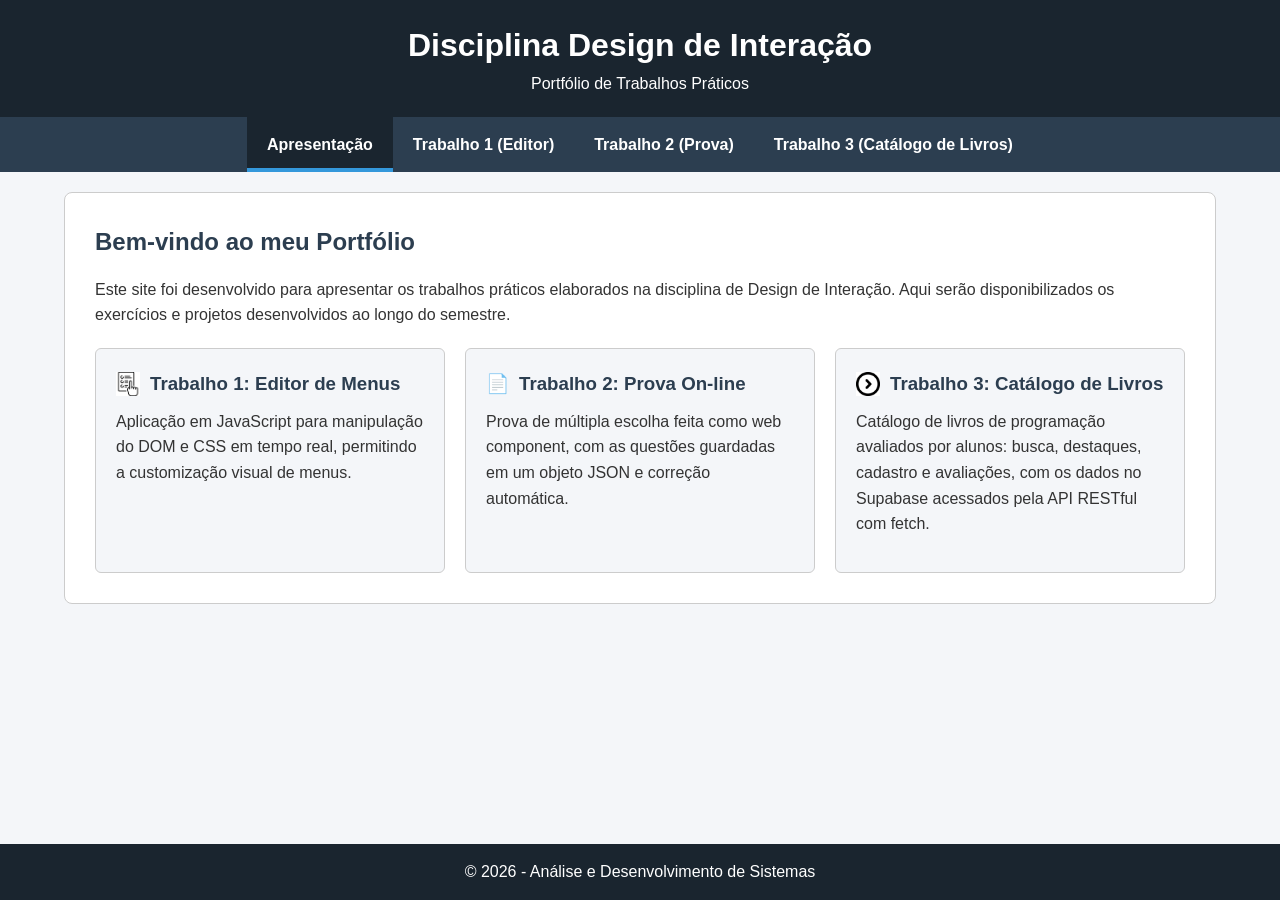
<file: index.html>
<!DOCTYPE html>
<html lang="pt-br">
<head>
  <meta charset="UTF-8">
  <meta name="viewport" content="width=device-width, initial-scale=1.0">
  <title>Interação Web - Portal de Trabalhos</title>
  <link rel="stylesheet" href="css/variables.css">
  <link rel="stylesheet" href="css/reset.css">
  <link rel="stylesheet" href="css/style.css">
  <script src="js/components.js" defer></script>
</head>
<body>

  <site-header></site-header>

  <site-nav></site-nav>

  <main>
    <section class="intro-container">
  <h1>Bem-vindo ao meu Portfólio</h1>
  <p>Este site foi desenvolvido para apresentar os trabalhos práticos elaborados na disciplina de Design de Interação. Aqui serão disponibilizados os exercícios e projetos desenvolvidos ao longo do semestre.</p>
  
   <div class="intro-cards">
    <work-card>
      <img slot="icone" src="img/menu.png" alt="">
      <span slot="titulo">Trabalho 1: Editor de Menus</span>
      <p>Aplicação em JavaScript para manipulação do DOM e CSS em tempo real, permitindo a customização visual de menus.</p>
    </work-card>

    <work-card>
      <span slot="titulo">Trabalho 2: Prova On-line</span>
      <p>Prova de múltipla escolha feita como web component, com as questões guardadas em um objeto JSON e correção automática.</p>
    </work-card>

    <work-card>
      <img slot="icone" src="img/next.png" alt="">
      <span slot="titulo">Trabalho 3: Catálogo de Livros</span>
      <p>Catálogo de livros de programação avaliados por alunos: busca, destaques, cadastro e avaliações, com os dados no Supabase acessados pela API RESTful com fetch.</p>
    </work-card>
  </div>
  
</section>
  </main>

  <site-footer></site-footer>

  <script src="js/index.js"></script>
</body>
</html>
</file>
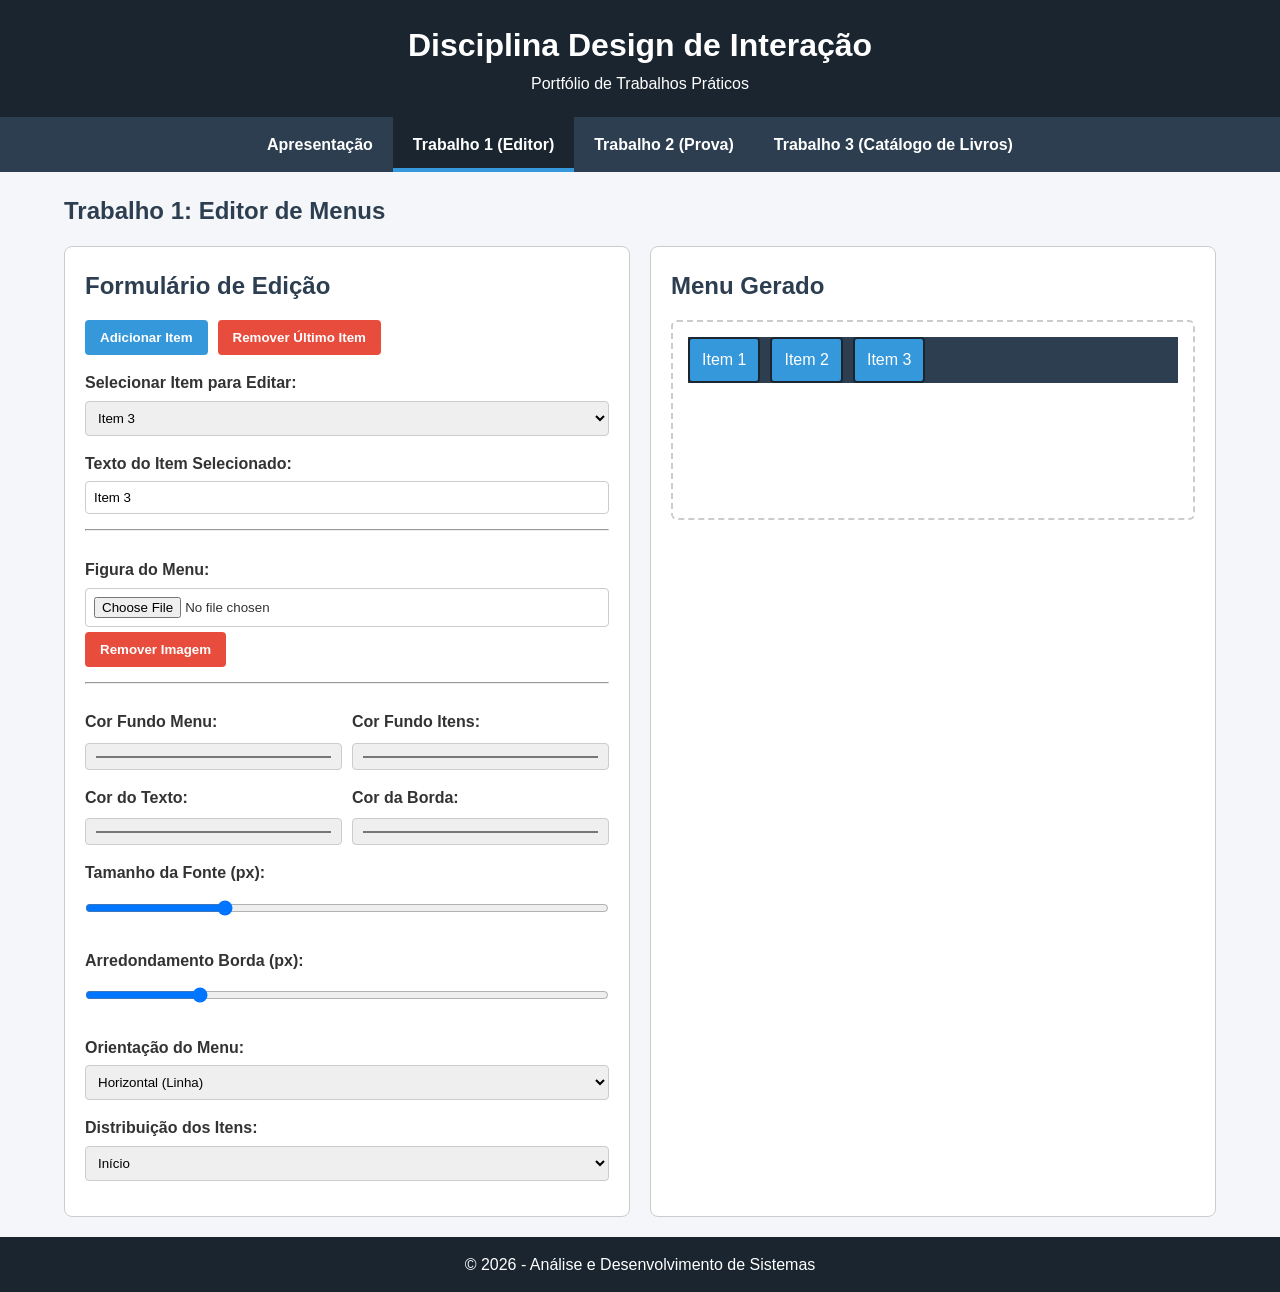
<file: editor.html>
<!DOCTYPE html>
<html lang="pt-br">
<head>
  <meta charset="UTF-8">
  <meta name="viewport" content="width=device-width, initial-scale=1.0">
  <title>Editor de Menus - Trabalho 1</title>
  <link rel="stylesheet" href="css/variables.css">
  <link rel="stylesheet" href="css/reset.css">
  <link rel="stylesheet" href="css/style.css">
  <link rel="stylesheet" href="css/editor.css">
  <script src="js/components.js" defer></script>
</head>
<body>

  <site-header></site-header>
  <site-nav></site-nav>

  <main>
    <h1 class="page-title">Trabalho 1: Editor de Menus</h1>
    <div class="editor-container">
      
      <!-- Form de Edicao -->
      <section class="editor-form">
        <h2>Formulário de Edição</h2>

        <div class="btn-group">
          <button type="button" id="btnAddItem">Adicionar Item</button>
          <button type="button" id="btnRemoveItem" class="btn-danger">Remover Último Item</button>
        </div>

        <div class="form-group">
          <label for="selectItem">Selecionar Item para Editar:</label>
          <select id="selectItem"></select>
        </div>

        <div class="form-group">
          <label for="itemText">Texto do Item Selecionado:</label>
          <input type="text" id="itemText" value="Item 1">
        </div>

        <hr><br>

        <div class="form-group">
          <label for="imageUpload">Figura do Menu:</label>
          <input type="file" id="imageUpload" accept="image/*">
          <button type="button" id="btnRemoveImage" class="btn-danger">Remover Imagem</button>
        </div>

        <hr><br>

        <div class="form-row">
          <div class="form-group">
            <label for="bgMenuColor">Cor Fundo Menu:</label>
            <input type="color" id="bgMenuColor" value="#2c3e50">
          </div>
          <div class="form-group">
            <label for="bgItemColor">Cor Fundo Itens:</label>
            <input type="color" id="bgItemColor" value="#3498db">
          </div>
        </div>

        <div class="form-row">
          <div class="form-group">
            <label for="textColor">Cor do Texto:</label>
            <input type="color" id="textColor" value="#ffffff">
          </div>
          <div class="form-group">
            <label for="borderColor">Cor da Borda:</label>
            <input type="color" id="borderColor" value="#1a252f">
          </div>
        </div>

        <div class="form-group">
          <label for="fontSize">Tamanho da Fonte (px):</label>
          <input type="range" id="fontSize" min="12" max="28" value="16">
        </div>

        <div class="form-group">
          <label for="borderRadius">Arredondamento Borda (px):</label>
          <input type="range" id="borderRadius" min="0" max="20" value="4">
        </div>

        <div class="form-group">
          <label for="flexDirection">Orientação do Menu:</label>
          <select id="flexDirection">
            <option value="row">Horizontal (Linha)</option>
            <option value="column">Vertical (Coluna)</option>
          </select>
        </div>

        <div class="form-group">
          <label for="justifyContent">Distribuição dos Itens:</label>
          <select id="justifyContent">
          <option value="flex-start">Início</option>
          <option value="center">Centralizado</option>
          <option value="flex-end">Fim (Direita)</option>
          <option value="space-around">Espaçado </option>
          </select>
        </div>

      </section>

      <!-- Preview do Menu Gerado -->
      <section class="editor-preview">
        <h2>Menu Gerado</h2>
        <div id="menuPreviewContainer">
          <div id="generatedMenu">
            <ul id="generatedMenuList"></ul>
          </div>
        </div>
      </section>

    </div>
  </main>

  <site-footer></site-footer>

  <script src="js/editor.js"></script>
</body>
</html>
</file>
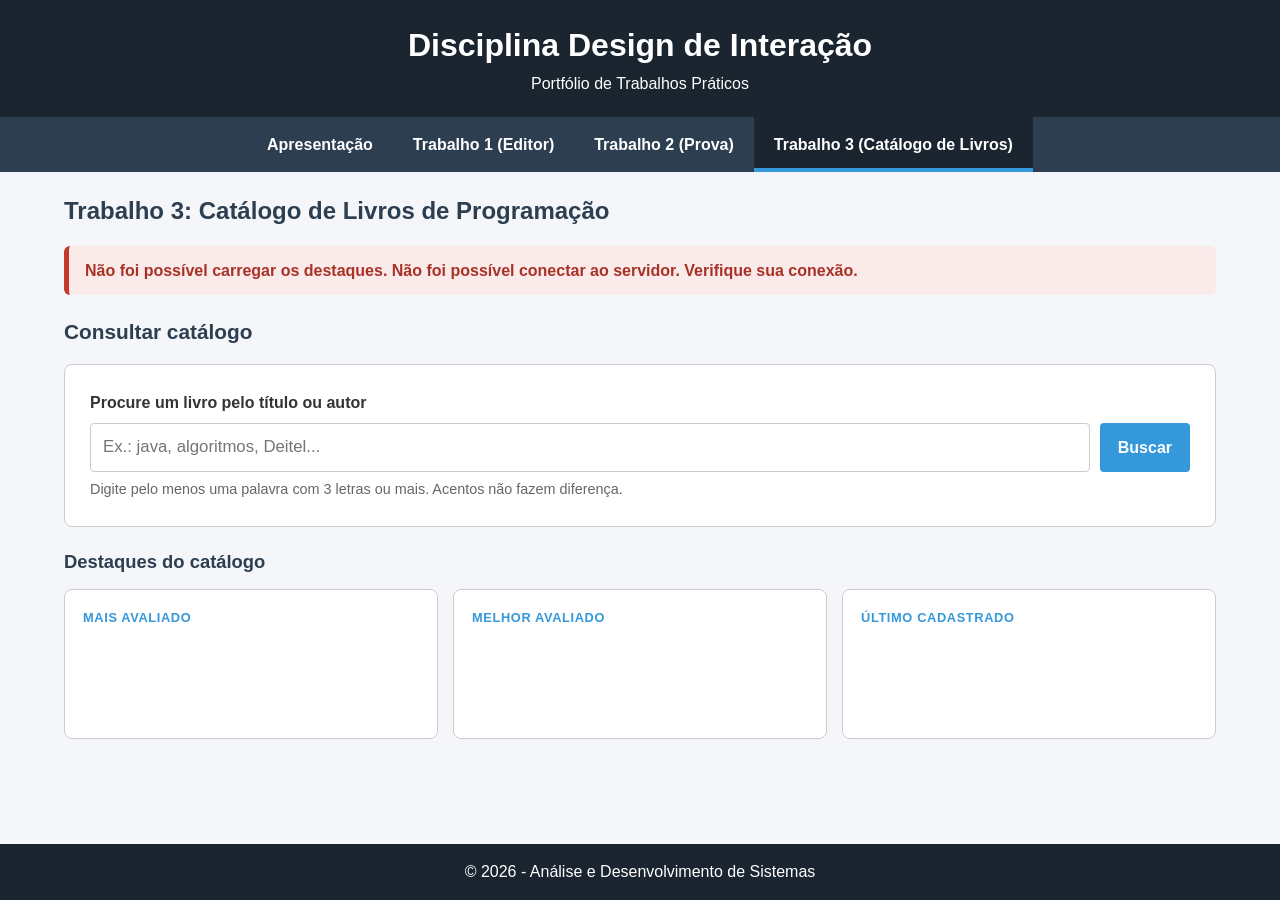
<file: livros.html>
<!DOCTYPE html>
<html lang="pt-br">
<head>
  <meta charset="UTF-8">
  <meta name="viewport" content="width=device-width, initial-scale=1.0">
  <title>Catálogo de Livros - Trabalho 3</title>
  <link rel="stylesheet" href="css/variables.css">
  <link rel="stylesheet" href="css/reset.css">
  <link rel="stylesheet" href="css/style.css">
  <link rel="stylesheet" href="css/livros.css">
  <script src="js/components.js" defer></script>
  <script type="module" src="js/livros/livros.js"></script>
</head>
<body>

  <site-header></site-header>
  <site-nav></site-nav>

  <main>
    <h1 class="page-title">Trabalho 3: Catálogo de Livros de Programação</h1>

    <div id="aviso" class="aviso" role="status" hidden></div>
    <p id="carregandoTela" class="carregando" hidden>Carregando...</p>

    <!-- ===== Tela 1: consulta do catálogo (busca + destaques) ===== -->
    <section id="telaInicio" class="tela" aria-labelledby="tituloInicio">
      <h2 id="tituloInicio" class="titulo-tela" tabindex="-1">Consultar catálogo</h2>

      <form id="formBusca" class="painel busca" role="search">
        <label for="campoBusca">Procure um livro pelo título ou autor</label>
        <div class="busca-linha">
          <input type="search" id="campoBusca" name="busca" placeholder="Ex.: java, algoritmos, Deitel..." autocomplete="off" aria-describedby="dicaBusca">
          <button type="submit" class="btn">Buscar</button>
        </div>
        <p id="dicaBusca" class="dica">Digite pelo menos uma palavra com 3 letras ou mais. Acentos não fazem diferença.</p>
      </form>

      <div id="resultados" class="resultados" aria-live="polite" hidden>
        <p id="resumoBusca" class="resumo-busca"></p>
        <div id="listaResultados" class="lista-livros"></div>

        <!-- Só um destes dois aparece: depende de a busca ter achado livros ou não -->
        <p id="chamadaNenhumDesses" class="chamada-cadastro" hidden>
          Não é nenhum desses?
          <a href="#cadastrar" class="btn btn-secundario">Cadastrar novo livro</a>
        </p>
        <p id="chamadaSemResultados" class="chamada-cadastro chamada-destaque" hidden>
          <span id="textoSemResultados"></span>
          <a href="#cadastrar" class="btn">Cadastrar este livro</a>
        </p>
      </div>

      <section class="destaques" aria-labelledby="tituloDestaques">
        <h2 id="tituloDestaques">Destaques do catálogo</h2>
        <div class="destaques-grade">
          <article id="destaqueMaisAvaliado" class="destaque">
            <h3 class="destaque-rotulo">Mais avaliado</h3>
            <div class="destaque-corpo"></div>
          </article>
          <article id="destaqueMelhorAvaliado" class="destaque">
            <h3 class="destaque-rotulo">Melhor avaliado</h3>
            <div class="destaque-corpo"></div>
          </article>
          <article id="destaqueUltimoCadastrado" class="destaque">
            <h3 class="destaque-rotulo">Último cadastrado</h3>
            <div class="destaque-corpo"></div>
          </article>
        </div>
      </section>
    </section>

    <!-- ===== Tela 2: um livro e suas avaliações ===== -->
    <section id="telaLivro" class="tela" aria-labelledby="tituloLivro" hidden>
      <p class="link-voltar"><a href="#">← Voltar ao catálogo</a></p>

      <div class="painel livro-detalhe">
        <h2 id="tituloLivro" class="titulo-tela" tabindex="-1">Livro</h2>
        <p id="autorLivro" class="livro-autor"></p>
        <p id="tagsLivro" class="livro-tags"></p>
        <p id="notaLivro" class="livro-nota"></p>
        <p id="recomendaLivro" class="livro-recomenda"></p>
        <div class="acoes">
          <a id="linkAvaliarLivro" class="btn" href="#">Avaliar este livro</a>
          <a id="linkEditarLivro" class="btn btn-secundario" href="#">Editar dados do livro</a>
          <button type="button" id="btnExcluirLivro" class="btn btn-perigo">Excluir livro</button>
        </div>
      </div>

      <h3 class="subtitulo">Avaliações dos alunos</h3>
      <div id="listaAvaliacoes" class="lista-avaliacoes"></div>
    </section>

    <!-- ===== Tela 3: formulário (cadastrar livro, avaliar, editar) ===== -->
    <section id="telaFormulario" class="tela" aria-labelledby="tituloFormulario" hidden>
      <p class="link-voltar"><a id="linkVoltarFormulario" href="#">← Voltar</a></p>

      <form id="formLivro" class="painel form-livro" novalidate>
        <h2 id="tituloFormulario" class="titulo-tela" tabindex="-1">Formulário</h2>
        <p id="avaliandoLivro" class="avaliando" hidden></p>

        <fieldset id="grupoLivro" class="grupo">
          <legend>Dados do livro</legend>

          <div class="campo">
            <label for="titulo">Título do livro <span class="obrigatorio" aria-hidden="true">*</span></label>
            <input type="text" id="titulo" name="titulo" maxlength="150" required>
          </div>

          <div class="campo">
            <label for="autor">Autor(es)</label>
            <input type="text" id="autor" name="autor" maxlength="120">
          </div>

          <div class="linha">
            <div class="campo">
              <label for="linguagem">Linguagem / assunto</label>
              <select id="linguagem" name="linguagem">
                <option value="">Não informado</option>
                <option>Lógica de Programação</option>
                <option>Python</option>
                <option>Java</option>
                <option>JavaScript</option>
                <option>C</option>
                <option>C++</option>
                <option>C#</option>
                <option>PHP</option>
                <option>Banco de Dados (SQL)</option>
                <option>Boas Práticas</option>
                <option>Outra</option>
              </select>
            </div>

            <div class="campo">
              <label for="nivel">Nível do livro</label>
              <select id="nivel" name="nivel">
                <option value="">Não informado</option>
                <option>Iniciante</option>
                <option>Intermediário</option>
                <option>Avançado</option>
              </select>
            </div>
          </div>

          <p class="dica"><span class="obrigatorio" aria-hidden="true">*</span> Só o título é obrigatório.</p>
        </fieldset>

        <fieldset id="grupoAvaliacao" class="grupo">
          <legend>Sua avaliação</legend>
          <p class="dica">Os campos são opcionais, mas preencha pelo menos uma nota, a recomendação ou um comentário. Notas de 1 (ruim) a 5 (excelente).</p>

          <fieldset class="nota">
            <legend>Didática <span class="dica">— explica os conceitos de forma clara?</span></legend>
            <div class="escala">
              <input type="radio" id="didatica1" name="nota_didatica" value="1">
              <label for="didatica1">1</label>
              <input type="radio" id="didatica2" name="nota_didatica" value="2">
              <label for="didatica2">2</label>
              <input type="radio" id="didatica3" name="nota_didatica" value="3">
              <label for="didatica3">3</label>
              <input type="radio" id="didatica4" name="nota_didatica" value="4">
              <label for="didatica4">4</label>
              <input type="radio" id="didatica5" name="nota_didatica" value="5">
              <label for="didatica5">5</label>
              <button type="button" class="btn-limpar" data-limpar="nota_didatica" aria-label="Limpar nota de didática">Limpar</button>
            </div>
          </fieldset>

          <fieldset class="nota">
            <legend>Exemplos práticos <span class="dica">— os códigos de exemplo ajudam?</span></legend>
            <div class="escala">
              <input type="radio" id="exemplos1" name="nota_exemplos" value="1">
              <label for="exemplos1">1</label>
              <input type="radio" id="exemplos2" name="nota_exemplos" value="2">
              <label for="exemplos2">2</label>
              <input type="radio" id="exemplos3" name="nota_exemplos" value="3">
              <label for="exemplos3">3</label>
              <input type="radio" id="exemplos4" name="nota_exemplos" value="4">
              <label for="exemplos4">4</label>
              <input type="radio" id="exemplos5" name="nota_exemplos" value="5">
              <label for="exemplos5">5</label>
              <button type="button" class="btn-limpar" data-limpar="nota_exemplos" aria-label="Limpar nota de exemplos práticos">Limpar</button>
            </div>
          </fieldset>

          <fieldset class="nota">
            <legend>Exercícios <span class="dica">— tem bons exercícios para praticar?</span></legend>
            <div class="escala">
              <input type="radio" id="exercicios1" name="nota_exercicios" value="1">
              <label for="exercicios1">1</label>
              <input type="radio" id="exercicios2" name="nota_exercicios" value="2">
              <label for="exercicios2">2</label>
              <input type="radio" id="exercicios3" name="nota_exercicios" value="3">
              <label for="exercicios3">3</label>
              <input type="radio" id="exercicios4" name="nota_exercicios" value="4">
              <label for="exercicios4">4</label>
              <input type="radio" id="exercicios5" name="nota_exercicios" value="5">
              <label for="exercicios5">5</label>
              <button type="button" class="btn-limpar" data-limpar="nota_exercicios" aria-label="Limpar nota de exercícios">Limpar</button>
            </div>
          </fieldset>

          <fieldset class="nota">
            <legend>Você recomendaria este livro para outros alunos?</legend>
            <div class="escala escala-sim-nao">
              <input type="radio" id="recomendaSim" name="recomenda" value="sim">
              <label for="recomendaSim">Sim</label>
              <input type="radio" id="recomendaNao" name="recomenda" value="nao">
              <label for="recomendaNao">Não</label>
              <button type="button" class="btn-limpar" data-limpar="recomenda" aria-label="Limpar recomendação">Limpar</button>
            </div>
          </fieldset>

          <div class="campo">
            <label for="comentario">Comentário</label>
            <textarea id="comentario" name="comentario" rows="4" maxlength="500" aria-describedby="contadorComentario"></textarea>
            <p id="contadorComentario" class="contador-caracteres">0 de 500 caracteres</p>
          </div>

          <div class="campo">
            <label for="avaliador">Seu nome</label>
            <input type="text" id="avaliador" name="avaliador" maxlength="80" autocomplete="name">
          </div>
        </fieldset>

        <div class="form-acoes">
          <a id="linkCancelarFormulario" href="#" class="btn btn-secundario">Cancelar</a>
          <button type="submit" id="btnSalvar" class="btn">Salvar</button>
        </div>
      </form>
    </section>

    <!-- ===== Modelos usados pelo JavaScript para montar os cards ===== -->
    <template id="modeloResultado">
      <article class="livro">
        <h3 class="livro-titulo"></h3>
        <p class="livro-autor"></p>
        <p class="livro-tags"></p>
        <p class="livro-nota"></p>
        <p class="livro-recomenda"></p>
        <div class="acoes">
          <a class="btn btn-secundario link-ver" href="#">Ver avaliações</a>
          <a class="btn link-avaliar" href="#">Avaliar este livro</a>
        </div>
      </article>
    </template>

    <template id="modeloAvaliacao">
      <article class="avaliacao">
        <p class="avaliacao-cabecalho"><strong class="avaliador"></strong> <span class="data"></span></p>
        <dl class="livro-notas">
          <div>
            <dt>Didática</dt>
            <dd class="nota-didatica"></dd>
          </div>
          <div>
            <dt>Exemplos práticos</dt>
            <dd class="nota-exemplos"></dd>
          </div>
          <div>
            <dt>Exercícios</dt>
            <dd class="nota-exercicios"></dd>
          </div>
        </dl>
        <p class="livro-recomenda"></p>
        <blockquote class="livro-comentario"></blockquote>
        <div class="acoes">
          <a class="btn btn-secundario link-editar" href="#">Editar</a>
          <button type="button" class="btn btn-perigo btn-excluir">Excluir</button>
        </div>
      </article>
    </template>

    <!-- ===== Caixa de confirmação de exclusão ===== -->
    <dialog id="dialogConfirmar" class="dialogo" aria-labelledby="tituloDialogo">
      <div class="dialogo-conteudo">
        <h2 id="tituloDialogo">Confirmar exclusão</h2>
        <p id="textoConfirmacao"></p>
        <div class="dialogo-acoes">
          <button type="button" class="btn btn-secundario" id="btnCancelarDialogo">Cancelar</button>
          <button type="button" class="btn btn-perigo" id="btnConfirmarDialogo">Excluir</button>
        </div>
      </div>
    </dialog>
  </main>

  <site-footer></site-footer>

</body>
</html>
</file>
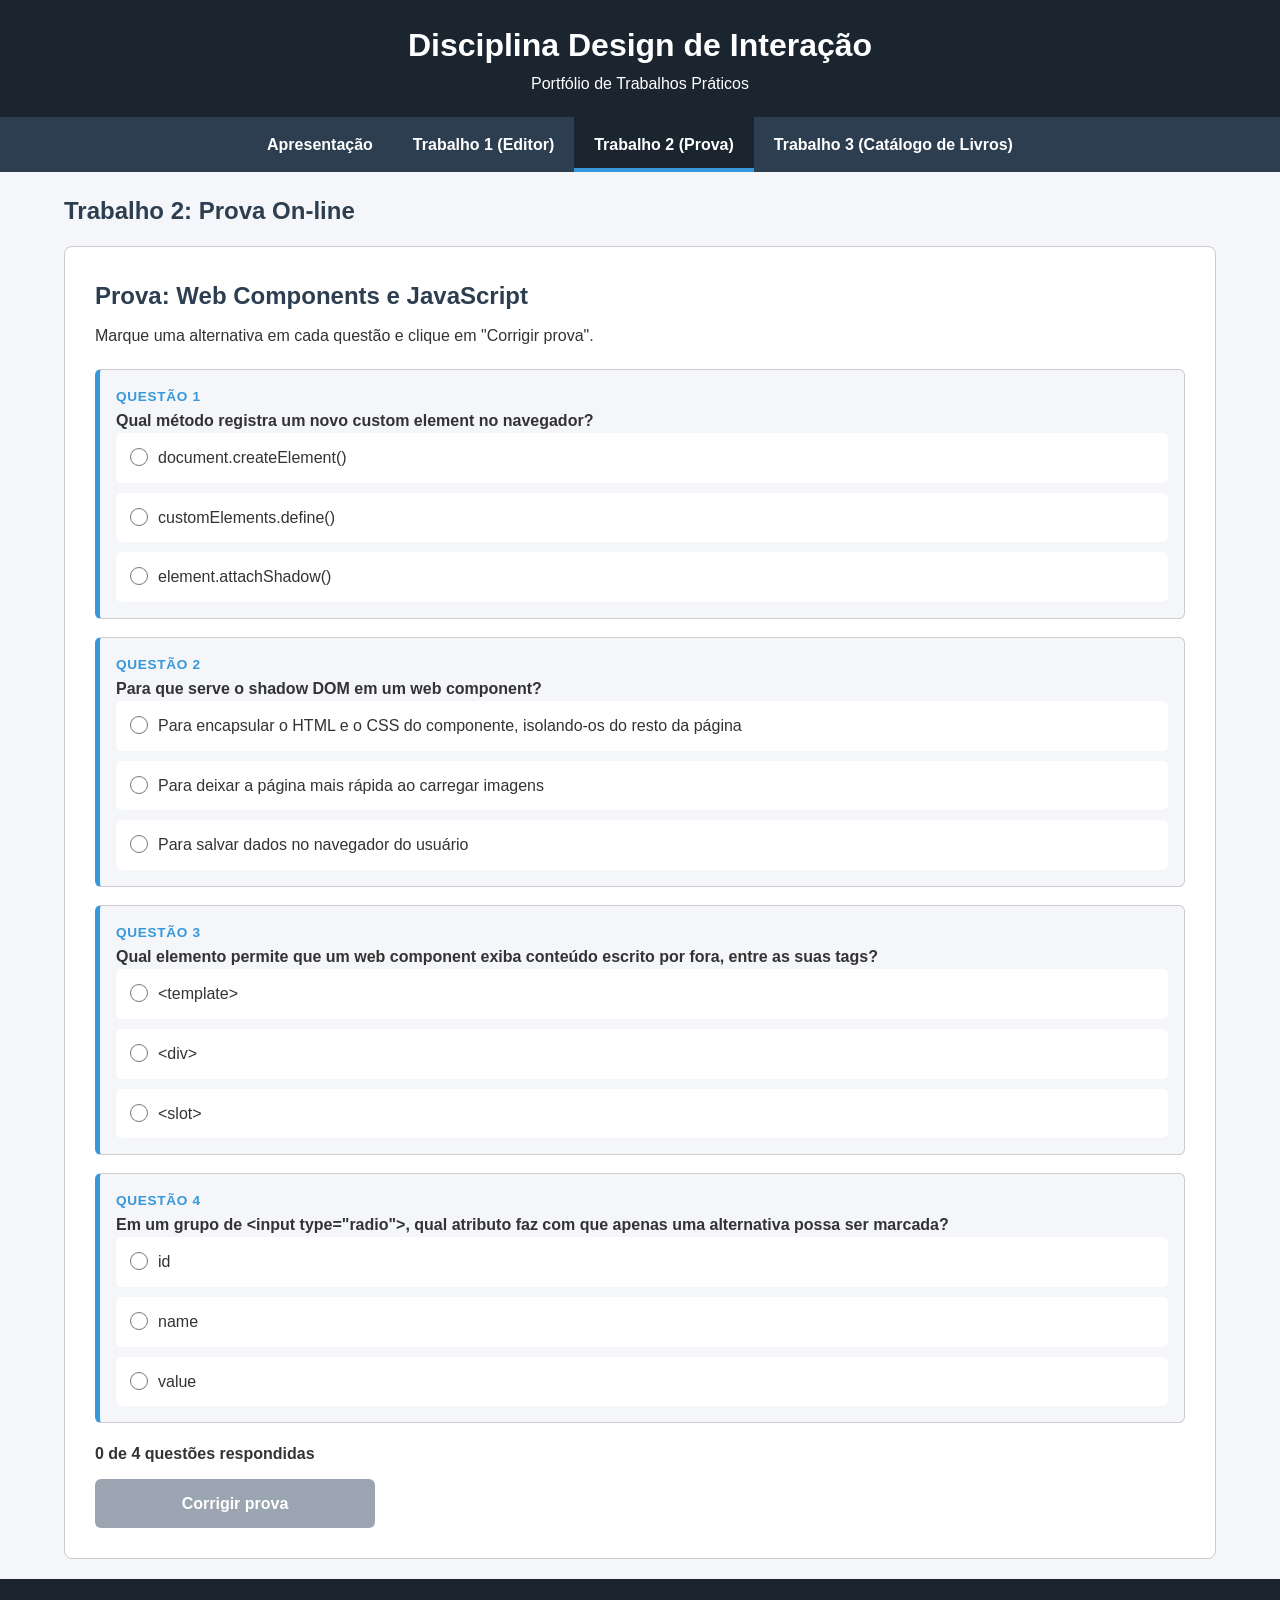
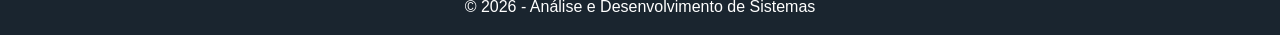
<file: prova.html>
<!DOCTYPE html>
<html lang="pt-br">
<head>
  <meta charset="UTF-8">
  <meta name="viewport" content="width=device-width, initial-scale=1.0">
  <title>Prova On-line - Trabalho 2</title>
  <link rel="stylesheet" href="css/variables.css">
  <link rel="stylesheet" href="css/reset.css">
  <link rel="stylesheet" href="css/style.css">
  <script src="js/components.js" defer></script>
  <script src="js/dados-prova.js" defer></script>
  <script src="js/prova.js" defer></script>
</head>
<body>

  <site-header></site-header>
  <site-nav></site-nav>

  <main>
    <h1 class="page-title">Trabalho 2: Prova On-line</h1>
    <my-test></my-test>
  </main>

  <site-footer></site-footer>

</body>
</html>
</file>
<file: css/variables.css>
:root {
  --primary-color: #2c3e50;
  --secondary-color: #3498db;
  --bg-color: #f4f6f9;
  --card-bg: #ffffff;
  --text-color: #333333;
  --border-color: #cccccc;
  --font-main: Arial, sans-serif;
  --header-bg: #1a252f;
  --footer-bg: #1a252f;
}
</file>
<file: css/style.css>
site-header,
site-nav,
site-footer {
  display: block;
}

body {
  display: flex;
  flex-direction: column;
  min-height: 100vh;
}

header {
  background-color: var(--header-bg);
  color: #ffffff;
  padding: 20px;
  text-align: center;
}

nav {
  background-color: var(--primary-color);
}

nav ul {
  display: flex;
  justify-content: center;
  flex-wrap: wrap;
}

nav li a {
  display: block;
  padding: 15px 20px;
  color: #ffffff;
  font-weight: bold;
}

nav li a:hover {
  background-color: var(--secondary-color);
}

nav li a[aria-current="page"] {
  background-color: var(--header-bg);
  box-shadow: inset 0 -4px 0 var(--secondary-color);
}

nav li a.disabled {
  opacity: 0.5;
  cursor: not-allowed;
}

main {
  flex: 1;
  max-width: 1200px;
  width: 90%;
  margin: 20px auto;
}

footer {
  background-color: var(--footer-bg);
  color: #ffffff;
  text-align: center;
  padding: 15px;
  margin-top: auto;
}

.intro-container {
  background-color: var(--card-bg);
  padding: 30px;
  border-radius: 8px;
  border: 1px solid var(--border-color);
}

.intro-container h1 {
  margin-bottom: 15px;
  color: var(--primary-color);
}

.intro-container p {
  margin-bottom: 15px;
}

.intro-cards {
  display: flex;
  gap: 20px;
  margin-top: 20px;
  flex-wrap: wrap;
}

.site-title {
  font-size: 2em;
  font-weight: bold;
}

.intro-container h1,
.page-title {
  font-size: 1.5em;
}

.page-title {
  color: var(--primary-color);
  margin-bottom: 15px;
}
</file>
<file: css/editor.css>
.editor-container {
  display: flex;
  gap: 20px;
  flex-wrap: wrap;
}

.editor-form, .editor-preview {
  flex: 1;
  min-width: min(320px, 100%);
  background-color: var(--card-bg);
  padding: 20px;
  border-radius: 8px;
  border: 1px solid var(--border-color);
}

.editor-form h2, .editor-preview h2 {
  margin-bottom: 15px;
  color: var(--primary-color);
}

.form-group {
  margin-bottom: 15px;
}

.form-group label {
  display: block;
  margin-bottom: 5px;
  font-weight: bold;
}

.form-group input, .form-group select {
  width: 100%;
  padding: 8px;
  border: 1px solid var(--border-color);
  border-radius: 4px;
}

.form-row {
  display: flex;
  gap: 10px;
}

.form-row .form-group {
  flex: 1;
}

.btn-group {
  display: flex;
  gap: 10px;
  margin-bottom: 15px;
}

button {
  padding: 10px 15px;
  background-color: var(--secondary-color);
  color: #ffffff;
  border: none;
  border-radius: 4px;
  cursor: pointer;
  font-weight: bold;
}

button:hover {
  background-color: var(--primary-color);
}

button.btn-danger {
  background-color: #e74c3c;
}

button.btn-danger:hover {
  background-color: #c0392b;
}

/* Painel de Visualizacao do Menu Gerado */
#menuPreviewContainer {
  padding: 15px;
  border: 2px dashed var(--border-color);
  border-radius: 6px;
  min-height: 200px;
  overflow: hidden;
}

#generatedMenu {
  display: flex;
  align-items: center;
  gap: 10px;
  box-sizing: border-box;
  word-break: break-word;
  width: 100%; 
}

#generatedMenu img {
  max-width: 80px;
  max-height: 80px;
  object-fit: contain;
}

#generatedMenuList {
  display: flex;
  gap: 10px;
  width: 100%; 
  padding: 0;
  margin: 0;
}

.menu-item {
  padding: 8px 12px;
  box-sizing: border-box;
  overflow: hidden;
  text-overflow: ellipsis;
  white-space: nowrap;
}

#btnRemoveImage {
  margin-top: 5px;
}
</file>
<file: css/livros.css>
/* ===== Trabalho 3: Catálogo de Livros ===== */

/* Garante que o atributo hidden esconda mesmo elementos com display: flex */
[hidden] {
  display: none !important;
}

.titulo-tela {
  font-size: 1.3em;
  color: var(--primary-color);
  margin-bottom: 15px;
}

/* O título recebe foco ao trocar de tela, mas não precisa de contorno */
.titulo-tela:focus {
  outline: none;
}

.painel {
  background-color: var(--card-bg);
  border: 1px solid var(--border-color);
  border-radius: 8px;
  padding: clamp(16px, 4vw, 25px);
  margin-bottom: 20px;
}

.dica {
  color: #666666;
  font-size: 0.9em;
  font-weight: normal;
}

.carregando,
.lista-vazia {
  padding: 20px;
  text-align: center;
  color: #666666;
}

.lista-vazia {
  background-color: var(--card-bg);
  border: 1px dashed var(--border-color);
  border-radius: 8px;
}

/* ----- Botões (links e buttons com a mesma aparência) ----- */
.btn {
  display: inline-block;
  padding: 10px 18px;
  border: none;
  border-radius: 4px;
  background-color: var(--secondary-color);
  color: #ffffff;
  font: inherit;
  font-weight: bold;
  text-align: center;
  cursor: pointer;
}

.btn:hover:not(:disabled) {
  background-color: var(--primary-color);
}

.btn:focus-visible,
.btn-limpar:focus-visible,
.link-voltar a:focus-visible {
  outline: 3px solid var(--primary-color);
  outline-offset: 2px;
}

.btn:disabled {
  background-color: #9aa5b1;
  cursor: not-allowed;
}

.btn-secundario {
  background-color: var(--card-bg);
  color: var(--primary-color);
  border: 1px solid var(--border-color);
}

.btn-secundario:hover:not(:disabled) {
  background-color: var(--bg-color);
}

.btn-perigo {
  background-color: #c0392b;
}

.btn-perigo:hover:not(:disabled) {
  background-color: #962d22;
}

.acoes {
  display: flex;
  flex-wrap: wrap;
  gap: 10px;
}

/* ----- Avisos de sucesso e erro ----- */
.aviso {
  padding: 12px 16px;
  border-radius: 6px;
  border-left: 5px solid;
  margin-bottom: 20px;
  font-weight: bold;
}

.aviso-sucesso {
  background-color: #e8f6ee;
  border-color: #2e8b57;
  color: #1e6b40;
}

.aviso-erro {
  background-color: #fbeaea;
  border-color: #c0392b;
  color: #a93226;
}

/* ----- Busca ----- */
.busca label {
  display: block;
  font-weight: bold;
  margin-bottom: 8px;
}

.busca-linha {
  display: flex;
  gap: 10px;
  margin-bottom: 6px;
}

.busca-linha input {
  flex: 1;
  min-width: 0;
  padding: 10px 12px;
  border: 1px solid var(--border-color);
  border-radius: 4px;
  font: inherit;
  font-size: 1.05em;
}

.busca-linha input:focus-visible {
  outline: 2px solid var(--secondary-color);
  outline-offset: 1px;
}

.resultados {
  margin-bottom: 30px;
}

.resumo-busca {
  font-weight: bold;
  margin-bottom: 12px;
}

.resumo-busca:empty {
  display: none;
}

.chamada-cadastro {
  display: flex;
  flex-wrap: wrap;
  align-items: center;
  gap: 10px 15px;
  margin-top: 15px;
}

.chamada-destaque {
  background-color: var(--card-bg);
  border: 1px dashed var(--secondary-color);
  border-radius: 8px;
  padding: 20px;
  font-weight: bold;
}

/* ----- Cards de livros e etiquetas ----- */
.lista-livros {
  display: grid;
  grid-template-columns: repeat(auto-fill, minmax(min(280px, 100%), 1fr));
  gap: 15px;
}

.livro {
  display: flex;
  flex-direction: column;
  background-color: var(--card-bg);
  border: 1px solid var(--border-color);
  border-top: 5px solid var(--secondary-color);
  border-radius: 8px;
  padding: 18px;
}

.livro-titulo {
  font-size: 1.1em;
  line-height: 1.3;
  color: var(--primary-color);
  overflow-wrap: anywhere;
}

.livro-autor {
  color: #666666;
  overflow-wrap: anywhere;
}

.livro-tags {
  display: flex;
  flex-wrap: wrap;
  gap: 6px;
  margin: 8px 0;
}

.livro-nota {
  margin: 6px 0;
}

.livro-nota strong {
  font-size: 1.2em;
  color: var(--primary-color);
}

.livro-recomenda {
  font-weight: bold;
  color: #1e6b40;
  margin-bottom: 12px;
}

.livro-recomenda.nao {
  color: #a93226;
}

/* Empurra os botões para o fim do card, alinhando cards de alturas diferentes */
.livro .acoes {
  margin-top: auto;
}

.livro .acoes .btn {
  flex: 1;
}

.tag {
  display: inline-block;
  padding: 2px 10px;
  border-radius: 999px;
  font-size: 0.85em;
  font-weight: bold;
  background-color: var(--bg-color);
  border: 1px solid var(--border-color);
}

.tag-nivel[data-nivel="Iniciante"] {
  background-color: #e8f6ee;
  border-color: #2e8b57;
  color: #1e6b40;
}

.tag-nivel[data-nivel="Intermediário"] {
  background-color: #fff4e0;
  border-color: #d68910;
  color: #8a5a00;
}

.tag-nivel[data-nivel="Avançado"] {
  background-color: #fbeaea;
  border-color: #c0392b;
  color: #a93226;
}

.estrelas {
  color: #d68910;
  letter-spacing: 1px;
}

/* ----- Destaques ----- */
.destaques h2 {
  font-size: 1.15em;
  color: var(--primary-color);
  margin-bottom: 12px;
}

.destaques-grade {
  display: grid;
  grid-template-columns: repeat(auto-fit, minmax(min(220px, 100%), 1fr));
  gap: 15px;
}

.destaque {
  position: relative;
  min-height: 150px;
  background-color: var(--card-bg);
  border: 1px solid var(--border-color);
  border-radius: 8px;
  padding: 18px;
}

.destaque:not(.vazio):hover {
  border-color: var(--secondary-color);
  box-shadow: 0 4px 12px rgba(0, 0, 0, 0.08);
}

.destaque-rotulo {
  font-size: 0.8em;
  font-weight: bold;
  text-transform: uppercase;
  letter-spacing: 0.05em;
  color: var(--secondary-color);
  margin-bottom: 6px;
}

.destaque-titulo {
  font-size: 1.05em;
  font-weight: bold;
  line-height: 1.3;
  color: var(--primary-color);
  overflow-wrap: anywhere;
}

/* O link do título se estende pelo card inteiro, tornando-o todo clicável */
.destaque-link::after {
  content: "";
  position: absolute;
  inset: 0;
  border-radius: 8px;
}

.destaque-link:focus-visible {
  outline: none;
}

.destaque-link:focus-visible::after {
  outline: 3px solid var(--primary-color);
  outline-offset: 2px;
}

.destaque-metrica {
  margin-top: 8px;
  font-weight: bold;
}

/* ----- Tela do livro ----- */
.link-voltar {
  margin-bottom: 15px;
}

.link-voltar a {
  color: var(--secondary-color);
  font-weight: bold;
}

.link-voltar a:hover {
  text-decoration: underline;
}

.livro-detalhe .titulo-tela {
  margin-bottom: 4px;
}

.livro-detalhe .livro-nota {
  font-size: 1.1em;
}

.livro-detalhe .acoes {
  margin-top: 15px;
}

.subtitulo {
  font-size: 1.15em;
  color: var(--primary-color);
  margin-bottom: 12px;
}

.lista-avaliacoes {
  display: grid;
  grid-template-columns: repeat(auto-fill, minmax(min(280px, 100%), 1fr));
  gap: 15px;
}

.avaliacao {
  display: flex;
  flex-direction: column;
  background-color: var(--card-bg);
  border: 1px solid var(--border-color);
  border-left: 5px solid var(--secondary-color);
  border-radius: 8px;
  padding: 18px;
}

.avaliacao-cabecalho {
  margin-bottom: 8px;
}

.avaliacao-cabecalho .data {
  color: #666666;
  font-size: 0.9em;
}

.livro-notas {
  margin-bottom: 10px;
}

.livro-notas div {
  display: flex;
  justify-content: space-between;
  gap: 10px;
  padding: 4px 0;
  border-bottom: 1px solid var(--bg-color);
}

.livro-notas dd {
  white-space: nowrap;
}

.livro-notas dd.sem-nota {
  color: #999999;
}

.livro-comentario {
  background-color: var(--bg-color);
  border-left: 3px solid var(--border-color);
  padding: 8px 12px;
  margin-bottom: 12px;
  font-style: italic;
  overflow-wrap: anywhere;
}

.avaliacao .acoes {
  margin-top: auto;
}

.avaliacao .acoes .btn {
  flex: 1;
}

/* ----- Formulário ----- */
.avaliando {
  background-color: var(--bg-color);
  border-left: 5px solid var(--secondary-color);
  border-radius: 4px;
  padding: 10px 15px;
  margin-bottom: 20px;
  font-weight: bold;
  overflow-wrap: anywhere;
}

.grupo {
  border: 1px solid var(--border-color);
  border-radius: 6px;
  padding: 15px 20px 10px;
  margin-bottom: 20px;
  min-width: 0;
}

.grupo > legend {
  padding: 0 8px;
  font-weight: bold;
  font-size: 1.1em;
  color: var(--primary-color);
}

.grupo > .dica {
  margin-bottom: 15px;
}

.campo {
  margin-bottom: 15px;
}

.campo label {
  display: block;
  margin-bottom: 5px;
  font-weight: bold;
}

.campo input,
.campo select,
.campo textarea {
  width: 100%;
  padding: 8px 10px;
  border: 1px solid var(--border-color);
  border-radius: 4px;
  background-color: #ffffff;
  font: inherit;
}

.campo textarea {
  resize: vertical;
}

.campo input:focus-visible,
.campo select:focus-visible,
.campo textarea:focus-visible {
  outline: 2px solid var(--secondary-color);
  outline-offset: 1px;
}

.linha {
  display: flex;
  flex-wrap: wrap;
  gap: 0 15px;
}

.linha .campo {
  flex: 1 1 200px;
}

.obrigatorio {
  color: #c0392b;
}

.contador-caracteres {
  text-align: right;
  font-size: 0.85em;
  color: #666666;
}

/* Notas: radios escondidos visualmente, labels viram botões */
.nota {
  border: none;
  margin-bottom: 15px;
  min-width: 0;
}

.nota > legend {
  font-weight: bold;
  margin-bottom: 8px;
}

.escala {
  position: relative;
  display: flex;
  flex-wrap: wrap;
  align-items: center;
  gap: 8px;
}

.escala input {
  position: absolute;
  opacity: 0;
  width: 1px;
  height: 1px;
}

.escala label {
  min-width: 48px;
  padding: 8px 14px;
  border: 2px solid var(--border-color);
  border-radius: 6px;
  background-color: var(--bg-color);
  text-align: center;
  font-weight: bold;
  cursor: pointer;
}

.escala label:hover {
  border-color: var(--secondary-color);
}

.escala input:checked + label {
  background-color: var(--secondary-color);
  border-color: var(--secondary-color);
  color: #ffffff;
}

.escala input:focus-visible + label {
  outline: 3px solid var(--primary-color);
  outline-offset: 2px;
}

.escala-sim-nao label {
  min-width: 80px;
}

.btn-limpar {
  background: none;
  border: none;
  padding: 4px 6px;
  color: #666666;
  font: inherit;
  font-size: 0.85em;
  text-decoration: underline;
  cursor: pointer;
}

.btn-limpar:hover {
  color: var(--primary-color);
}

.form-acoes {
  display: flex;
  justify-content: flex-end;
  flex-wrap: wrap;
  gap: 10px;
}

/* ----- Caixa de confirmação ----- */
.dialogo {
  padding: 0;
  border: none;
  border-radius: 8px;
  max-width: min(460px, 90vw);
  margin: auto;
  box-shadow: 0 10px 30px rgba(0, 0, 0, 0.3);
}

.dialogo::backdrop {
  background-color: rgba(26, 37, 47, 0.6);
}

.dialogo-conteudo {
  padding: 25px;
}

.dialogo h2 {
  color: var(--primary-color);
  margin-bottom: 10px;
}

.dialogo-acoes {
  display: flex;
  justify-content: flex-end;
  gap: 10px;
  margin-top: 20px;
}

/* ----- Celular ----- */
@media (max-width: 500px) {
  .busca-linha {
    flex-direction: column;
  }

  .form-acoes .btn {
    flex: 1;
  }
}
</file>
